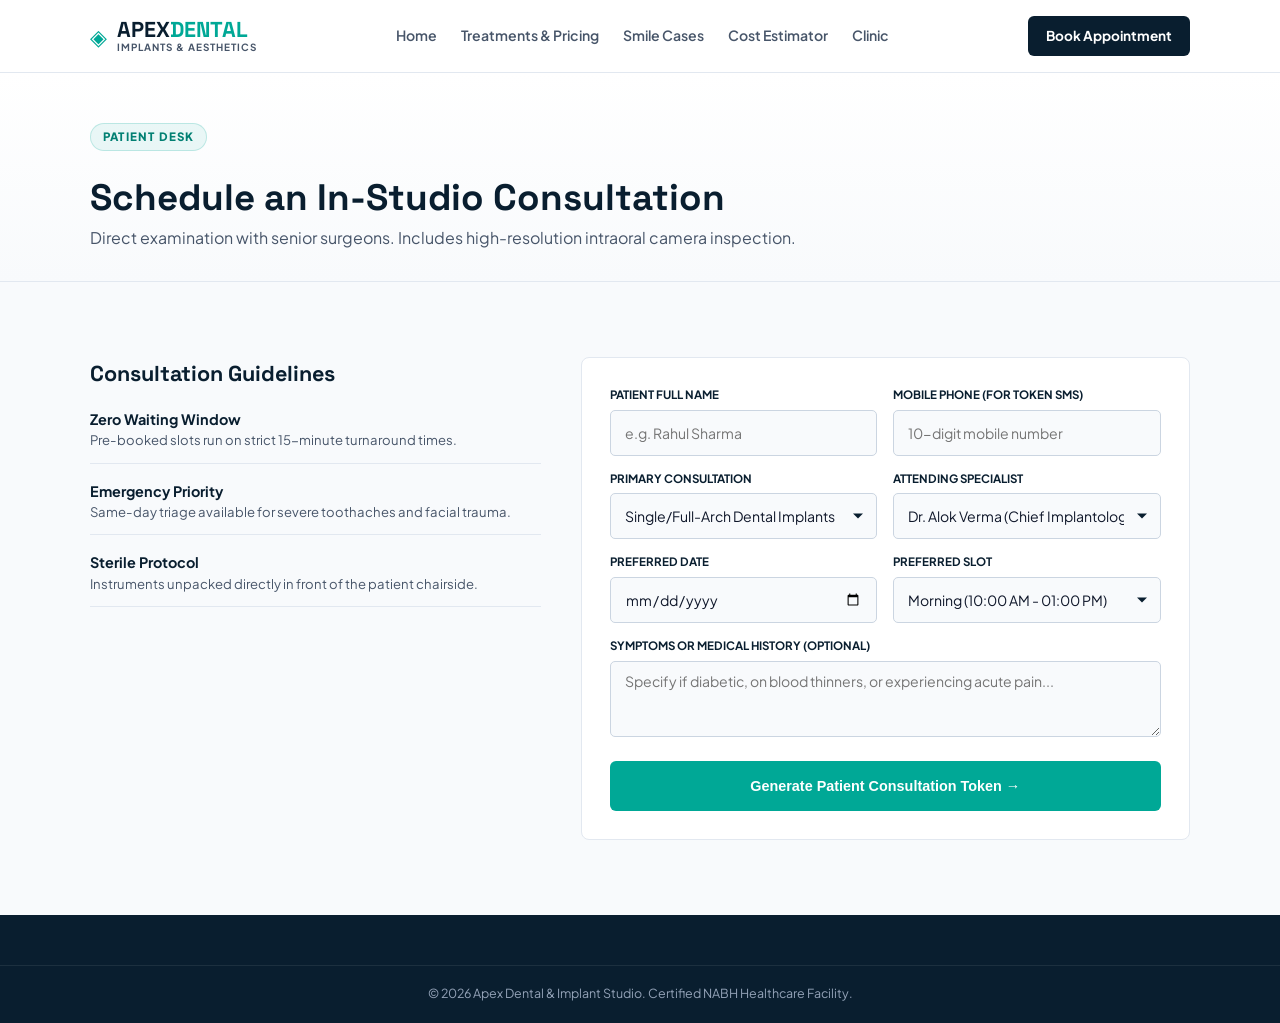
<file: appointment.html>
<!DOCTYPE html>
<html lang="en">
<head>
  <meta charset="UTF-8">
  <meta name="viewport" content="width=device-width, initial-scale=1.0, maximum-scale=1.0, user-scalable=no">
  <title>Book Clinical Consultation | Apex Dental</title>
  <link rel="stylesheet" href="style.css">
  <link rel="preconnect" href="https://fonts.googleapis.com">
  <link rel="preconnect" href="https://fonts.gstatic.com" crossorigin>
  <link href="https://fonts.googleapis.com/css2?family=Plus+Jakarta+Sans:wght@400;500;600;700;800&family=Space+Grotesk:wght@600;700&display=swap" rel="stylesheet">
</head>
<body>

  <!-- Token Slip Modal -->
  <div class="modal-overlay" id="slip-modal">
    <div class="modal-card">
      <div class="modal-head">
        <div class="modal-title">◈ APEX<strong>DENTAL</strong></div>
        <span class="token-pill" id="token-display">TOKEN #APX-491</span>
      </div>

      <div class="token-status">
        <span class="pulse-dot"></span> In-Clinic Slot Reserved
      </div>

      <div class="token-ledger" id="token-ledger-data">
        <!-- Injected via JavaScript -->
      </div>

      <p class="modal-sub">Please arrive 10 minutes prior for digital intraoral scans. Bring any past dental X-rays if available.</p>
      <button class="btn-solid full-btn" id="close-modal-btn">Done</button>
    </div>
  </div>

  <!-- Header -->
  <header class="site-header">
    <div class="container header-inner">
      <a href="index.html" class="brand">
        <span class="brand-icon">◈</span>
        <div class="brand-title">APEX<strong>DENTAL</strong><span>IMPLANTS & AESTHETICS</span></div>
      </a>

      <!-- Direct Visible Hamburger -->
      <button class="hamburger-btn" id="menu-toggle" type="button" aria-label="Toggle Menu">
        <span class="bar"></span>
        <span class="bar"></span>
        <span class="bar"></span>
      </button>

      <!-- Navigation Drawer -->
      <nav class="main-nav" id="main-nav">
        <a href="index.html">Home</a>
        <a href="treatments.html">Treatments & Pricing</a>
        <a href="index.html#transformations">Smile Cases</a>
        <a href="index.html#calculator">Cost Estimator</a>
        <a href="index.html#gallery">Clinic</a>
        <a href="appointment.html" class="nav-btn-mobile">Book Appointment</a>
      </nav>

      <a href="appointment.html" class="btn-solid btn-nav active">Book Appointment</a>
    </div>
  </header>

  <section class="page-banner">
    <div class="container">
      <span class="badge-pill">PATIENT DESK</span>
      <h1>Schedule an In-Studio Consultation</h1>
      <p>Direct examination with senior surgeons. Includes high-resolution intraoral camera inspection.</p>
    </div>
  </section>

  <section class="section">
    <div class="container form-layout">
      
      <div class="form-info-side">
        <h3>Consultation Guidelines</h3>
        <div class="guide-item">
          <strong>Zero Waiting Window</strong>
          <p>Pre-booked slots run on strict 15-minute turnaround times.</p>
        </div>
        <div class="guide-item">
          <strong>Emergency Priority</strong>
          <p>Same-day triage available for severe toothaches and facial trauma.</p>
        </div>
        <div class="guide-item">
          <strong>Sterile Protocol</strong>
          <p>Instruments unpacked directly in front of the patient chairside.</p>
        </div>
      </div>

      <!-- Aligned Form Container -->
      <div class="form-card">
        <form id="intake-form">
          
          <div class="form-grid-2">
            <div class="form-group">
              <label for="pt-name">Patient Full Name</label>
              <input type="text" id="pt-name" placeholder="e.g. Rahul Sharma" required>
            </div>
            <div class="form-group">
              <label for="pt-phone">Mobile Phone (For Token SMS)</label>
              <input type="tel" id="pt-phone" placeholder="10-digit mobile number" required>
            </div>
          </div>

          <div class="form-grid-2">
            <div class="form-group">
              <label for="pt-treatment">Primary Consultation</label>
              <div class="select-wrapper">
                <select id="pt-treatment">
                  <option value="Single/Full-Arch Dental Implants">Single/Full-Arch Dental Implants</option>
                  <option value="Clear Aligners / Orthodontics">Clear Aligners / Orthodontics</option>
                  <option value="Acute Toothache / Root Canal">Acute Toothache / Root Canal</option>
                  <option value="Porcelain Veneers & Smile Design">Porcelain Veneers & Smile Design</option>
                  <option value="Routine Scaling & Diagnostics">Routine Scaling & Diagnostics</option>
                </select>
              </div>
            </div>

            <div class="form-group">
              <label for="pt-specialist">Attending Specialist</label>
              <div class="select-wrapper">
                <select id="pt-specialist">
                  <option value="Dr. Alok Verma (Chief Implantologist)">Dr. Alok Verma (Chief Implantologist)</option>
                  <option value="Dr. Priya Nambiar (Orthodontist)">Dr. Priya Nambiar (Orthodontist)</option>
                  <option value="First Available Senior Clinician">First Available Senior Clinician</option>
                </select>
              </div>
            </div>
          </div>

          <div class="form-grid-2">
            <div class="form-group">
              <label for="pt-date">Preferred Date</label>
              <input type="date" id="pt-date" required>
            </div>
            <div class="form-group">
              <label for="pt-slot">Preferred Slot</label>
              <div class="select-wrapper">
                <select id="pt-slot">
                  <option value="Morning (10:00 AM - 01:00 PM)">Morning (10:00 AM - 01:00 PM)</option>
                  <option value="Afternoon (02:00 PM - 05:00 PM)">Afternoon (02:00 PM - 05:00 PM)</option>
                  <option value="Evening (05:30 PM - 08:30 PM)">Evening (05:30 PM - 08:30 PM)</option>
                </select>
              </div>
            </div>
          </div>

          <div class="form-group">
            <label for="pt-notes">Symptoms or Medical History (Optional)</label>
            <textarea id="pt-notes" rows="3" placeholder="Specify if diabetic, on blood thinners, or experiencing acute pain..."></textarea>
          </div>

          <button type="submit" class="btn-solid full-btn" style="margin-top: 10px; height: 50px;">
            Generate Patient Consultation Token &rarr;
          </button>
        </form>
      </div>

    </div>
  </section>

  <footer class="site-footer">
    <div class="footer-bottom">
      <div class="container">© 2026 Apex Dental & Implant Studio. Certified NABH Healthcare Facility.</div>
    </div>
  </footer>

  <script src="script.js"></script>
</body>
</html>
</file>
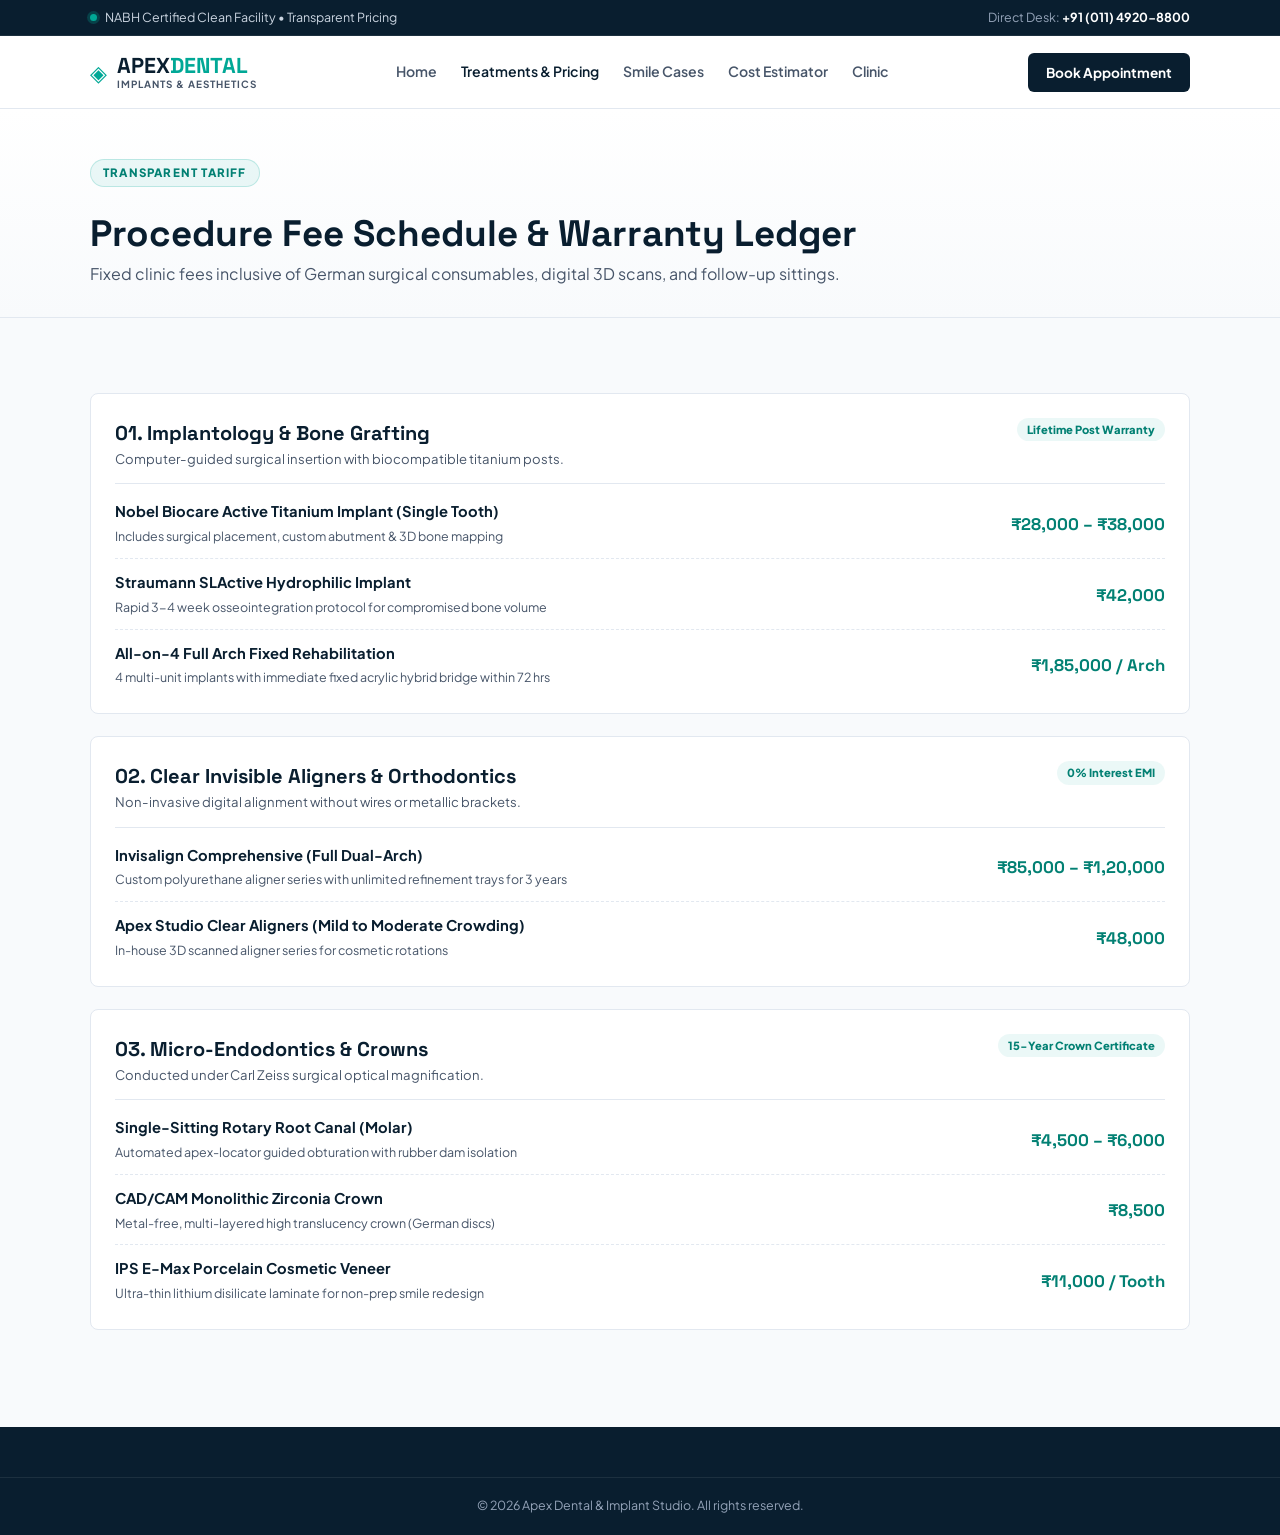
<file: treatments.html>
<!DOCTYPE html>
<html lang="en">
<head>
  <meta charset="UTF-8">
  <meta name="viewport" content="width=device-width, initial-scale=1.0, maximum-scale=1.0, user-scalable=no">
  <title>Treatments & Transparent Fee Schedule | Apex Dental</title>
  <link rel="stylesheet" href="style.css">
  <link rel="preconnect" href="https://fonts.googleapis.com">
  <link rel="preconnect" href="https://fonts.gstatic.com" crossorigin>
  <link href="https://fonts.googleapis.com/css2?family=Plus+Jakarta+Sans:wght@400;500;600;700;800&family=Space+Grotesk:wght@600;700&display=swap" rel="stylesheet">
</head>
<body>

  <!-- Top Bar -->
  <div class="top-bar">
    <div class="container top-bar-inner">
      <div class="top-tag"><span class="pulse-dot"></span> NABH Certified Clean Facility • Transparent Pricing</div>
      <div class="top-contact">Direct Desk: <strong>+91 (011) 4920-8800</strong></div>
    </div>
  </div>

  <!-- Header -->
  <header class="site-header">
    <div class="container header-inner">
      <a href="index.html" class="brand">
        <span class="brand-icon">◈</span>
        <div class="brand-title">APEX<strong>DENTAL</strong><span>IMPLANTS & AESTHETICS</span></div>
      </a>

      <!-- Direct Visible Hamburger -->
      <button class="hamburger-btn" id="menu-toggle" type="button" aria-label="Toggle Menu">
        <span class="bar"></span>
        <span class="bar"></span>
        <span class="bar"></span>
      </button>

      <!-- Navigation Drawer -->
      <nav class="main-nav" id="main-nav">
        <a href="index.html">Home</a>
        <a href="treatments.html" class="active">Treatments & Pricing</a>
        <a href="index.html#transformations">Smile Cases</a>
        <a href="index.html#calculator">Cost Estimator</a>
        <a href="index.html#gallery">Clinic</a>
        <a href="appointment.html" class="nav-btn-mobile">Book Appointment</a>
      </nav>

      <a href="appointment.html" class="btn-solid btn-nav">Book Appointment</a>
    </div>
  </header>

  <section class="page-banner">
    <div class="container">
      <span class="badge-pill">TRANSPARENT TARIFF</span>
      <h1>Procedure Fee Schedule & Warranty Ledger</h1>
      <p>Fixed clinic fees inclusive of German surgical consumables, digital 3D scans, and follow-up sittings.</p>
    </div>
  </section>

  <section class="section">
    <div class="container">
      
      <!-- Category 1 -->
      <div class="price-table-card">
        <div class="pt-head">
          <div>
            <h3>01. Implantology & Bone Grafting</h3>
            <p>Computer-guided surgical insertion with biocompatible titanium posts.</p>
          </div>
          <span class="table-tag">Lifetime Post Warranty</span>
        </div>

        <div class="pt-rows">
          <div class="pt-row">
            <div class="pt-info">
              <strong>Nobel Biocare Active Titanium Implant (Single Tooth)</strong>
              <span>Includes surgical placement, custom abutment & 3D bone mapping</span>
            </div>
            <div class="pt-price">₹28,000 – ₹38,000</div>
          </div>
          <div class="pt-row">
            <div class="pt-info">
              <strong>Straumann SLActive Hydrophilic Implant</strong>
              <span>Rapid 3-4 week osseointegration protocol for compromised bone volume</span>
            </div>
            <div class="pt-price">₹42,000</div>
          </div>
          <div class="pt-row">
            <div class="pt-info">
              <strong>All-on-4 Full Arch Fixed Rehabilitation</strong>
              <span>4 multi-unit implants with immediate fixed acrylic hybrid bridge within 72 hrs</span>
            </div>
            <div class="pt-price">₹1,85,000 / Arch</div>
          </div>
        </div>
      </div>

      <!-- Category 2 -->
      <div class="price-table-card">
        <div class="pt-head">
          <div>
            <h3>02. Clear Invisible Aligners & Orthodontics</h3>
            <p>Non-invasive digital alignment without wires or metallic brackets.</p>
          </div>
          <span class="table-tag">0% Interest EMI</span>
        </div>

        <div class="pt-rows">
          <div class="pt-row">
            <div class="pt-info">
              <strong>Invisalign Comprehensive (Full Dual-Arch)</strong>
              <span>Custom polyurethane aligner series with unlimited refinement trays for 3 years</span>
            </div>
            <div class="pt-price">₹85,000 – ₹1,20,000</div>
          </div>
          <div class="pt-row">
            <div class="pt-info">
              <strong>Apex Studio Clear Aligners (Mild to Moderate Crowding)</strong>
              <span>In-house 3D scanned aligner series for cosmetic rotations</span>
            </div>
            <div class="pt-price">₹48,000</div>
          </div>
        </div>
      </div>

      <!-- Category 3 -->
      <div class="price-table-card">
        <div class="pt-head">
          <div>
            <h3>03. Micro-Endodontics & Crowns</h3>
            <p>Conducted under Carl Zeiss surgical optical magnification.</p>
          </div>
          <span class="table-tag">15-Year Crown Certificate</span>
        </div>

        <div class="pt-rows">
          <div class="pt-row">
            <div class="pt-info">
              <strong>Single-Sitting Rotary Root Canal (Molar)</strong>
              <span>Automated apex-locator guided obturation with rubber dam isolation</span>
            </div>
            <div class="pt-price">₹4,500 – ₹6,000</div>
          </div>
          <div class="pt-row">
            <div class="pt-info">
              <strong>CAD/CAM Monolithic Zirconia Crown</strong>
              <span>Metal-free, multi-layered high translucency crown (German discs)</span>
            </div>
            <div class="pt-price">₹8,500</div>
          </div>
          <div class="pt-row">
            <div class="pt-info">
              <strong>IPS E-Max Porcelain Cosmetic Veneer</strong>
              <span>Ultra-thin lithium disilicate laminate for non-prep smile redesign</span>
            </div>
            <div class="pt-price">₹11,000 / Tooth</div>
          </div>
        </div>
      </div>

    </div>
  </section>

  <footer class="site-footer">
    <div class="footer-bottom">
      <div class="container">© 2026 Apex Dental & Implant Studio. All rights reserved.</div>
    </div>
  </footer>

  <script src="script.js"></script>
</body>
</html>
</file>
<file: style.css>
/* ==================== COLOR & TYPOGRAPHY TOKENS ==================== */
:root {
  --navy: #091e2f;
  --navy-slate: #132f48;
  --mint: #00a896;
  --mint-dark: #028073;
  --mint-soft: rgba(0, 168, 150, 0.08);
  --bg-page: #f8fafc;
  --bg-card: #ffffff;
  --border: #e2e8f0;
  --border-focus: #00a896;
  --text-main: #0f172a;
  --text-muted: #475569;
  --font-heading: 'Space Grotesk', sans-serif;
  --font-body: 'Plus Jakarta Sans', sans-serif;
  --transition: all 0.25s ease;
}

*, *::before, *::after {
  box-sizing: border-box;
  margin: 0;
  padding: 0;
}

html, body {
  width: 100%;
  max-width: 100vw;
  overflow-x: hidden !important;
  position: relative;
  font-family: var(--font-body);
  background-color: var(--bg-page);
  color: var(--text-main);
  line-height: 1.55;
  -webkit-font-smoothing: antialiased;
}

.container {
  width: 100%;
  max-width: 1140px;
  margin: 0 auto;
  padding: 0 20px;
}

img {
  display: block;
  max-width: 100%;
  height: auto;
}

/* ==================== TOP BAR & HEADER ==================== */
.top-bar {
  background: var(--navy);
  color: #94a3b8;
  font-size: 0.78rem;
  padding: 8px 0;
  border-bottom: 1px solid rgba(255, 255, 255, 0.08);
}

.top-bar-inner {
  display: flex;
  justify-content: space-between;
  align-items: center;
  gap: 10px;
}

.top-tag {
  display: flex;
  align-items: center;
  gap: 8px;
  color: #cbd5e1;
}

.pulse-dot {
  width: 7px;
  height: 7px;
  background: var(--mint);
  border-radius: 50%;
  box-shadow: 0 0 0 3px rgba(0, 168, 150, 0.25);
  display: inline-block;
  flex-shrink: 0;
}

.top-contact strong {
  color: #ffffff;
}

.site-header {
  background: #ffffff;
  border-bottom: 1px solid var(--border);
  position: sticky;
  top: 0;
  z-index: 1000;
}

.header-inner {
  display: flex;
  justify-content: space-between;
  align-items: center;
  height: 72px;
}

.brand {
  display: flex;
  align-items: center;
  gap: 10px;
  text-decoration: none;
}

.brand-icon {
  color: var(--mint);
  font-size: 1.4rem;
}

.brand-title {
  font-family: var(--font-heading);
  font-size: 1.35rem;
  font-weight: 700;
  color: var(--navy);
  line-height: 1;
}

.brand-title strong {
  color: var(--mint);
}

.brand-title span {
  display: block;
  font-family: var(--font-body);
  font-size: 0.62rem;
  font-weight: 700;
  letter-spacing: 1px;
  color: var(--text-muted);
  margin-top: 3px;
}

.main-nav {
  display: flex;
  align-items: center;
  gap: 24px;
}

.main-nav a {
  text-decoration: none;
  font-size: 0.88rem;
  font-weight: 600;
  color: var(--text-muted);
  transition: var(--transition);
}

.main-nav a:hover, .main-nav a.active {
  color: var(--navy);
}

/* Direct Visible Hamburger Button */
.hamburger-btn {
  display: none;
  background: transparent;
  border: none;
  cursor: pointer;
  padding: 8px;
  width: 44px;
  height: 44px;
  position: relative;
  z-index: 1100;
  flex-direction: column;
  justify-content: center;
  align-items: center;
  gap: 5px;
}

.hamburger-btn .bar {
  display: block;
  width: 26px;
  height: 3px;
  background-color: var(--navy);
  border-radius: 2px;
  transition: all 0.3s ease-in-out;
}

.nav-btn-mobile {
  display: none;
}

/* ==================== BUTTONS & BADGES ==================== */
.btn-solid {
  background: var(--mint);
  color: #ffffff;
  padding: 12px 24px;
  border-radius: 6px;
  font-weight: 700;
  font-size: 0.9rem;
  text-decoration: none;
  display: inline-flex;
  align-items: center;
  justify-content: center;
  border: none;
  cursor: pointer;
  transition: var(--transition);
}

.btn-solid:hover {
  background: var(--mint-dark);
}

.btn-nav {
  background: var(--navy);
  padding: 9px 18px;
  font-size: 0.85rem;
}

.btn-nav:hover {
  background: var(--mint-dark);
}

.btn-outline {
  background: #ffffff;
  color: var(--navy);
  border: 1px solid var(--border);
  padding: 12px 24px;
  border-radius: 6px;
  font-weight: 700;
  font-size: 0.9rem;
  text-decoration: none;
  display: inline-flex;
  align-items: center;
  transition: var(--transition);
}

.btn-outline:hover {
  border-color: var(--navy);
}

.full-btn {
  width: 100%;
}

.badge-pill {
  background: var(--mint-soft);
  color: var(--mint-dark);
  font-size: 0.72rem;
  font-weight: 800;
  letter-spacing: 1.2px;
  padding: 4px 12px;
  border-radius: 20px;
  border: 1px solid rgba(0, 168, 150, 0.2);
  display: inline-block;
  margin-bottom: 12px;
}

/* ==================== HERO SECTION ==================== */
.hero-section {
  padding: 60px 0;
  background: linear-gradient(180deg, #ffffff 0%, var(--bg-page) 100%);
  border-bottom: 1px solid var(--border);
}

.hero-grid {
  display: grid;
  grid-template-columns: 1.15fr 0.85fr;
  gap: 45px;
  align-items: center;
}

.hero-text h1 {
  font-family: var(--font-heading);
  font-size: clamp(2rem, 3.8vw, 3.2rem);
  color: var(--navy);
  line-height: 1.15;
  margin-bottom: 16px;
}

.hero-text p {
  font-size: 1.05rem;
  color: var(--text-muted);
  margin-bottom: 26px;
}

.hero-btns {
  display: flex;
  gap: 12px;
  margin-bottom: 35px;
  flex-wrap: wrap;
}

.hero-stats {
  display: flex;
  gap: 30px;
  border-top: 1px solid var(--border);
  padding-top: 22px;
}

.stat-box strong {
  display: block;
  font-family: var(--font-heading);
  font-size: 1.6rem;
  color: var(--navy);
}

.stat-box span {
  font-size: 0.78rem;
  color: var(--text-muted);
  font-weight: 600;
}

.hero-media {
  position: relative;
}

.hero-media img {
  border-radius: 8px;
  border: 1px solid var(--border);
  box-shadow: 0 12px 30px rgba(9, 30, 47, 0.06);
  height: 380px;
  object-fit: cover;
  width: 100%;
}

.floating-proof {
  position: absolute;
  bottom: -15px;
  left: 20px;
  background: #ffffff;
  border: 1px solid var(--border);
  border-radius: 6px;
  padding: 10px 14px;
  display: flex;
  align-items: center;
  gap: 10px;
  box-shadow: 0 10px 25px rgba(9, 30, 47, 0.08);
}

.proof-icon {
  width: 24px;
  height: 24px;
  border-radius: 50%;
  background: var(--mint);
  color: #ffffff;
  display: flex;
  align-items: center;
  justify-content: center;
  font-size: 12px;
  font-weight: bold;
  flex-shrink: 0;
}

.floating-proof strong {
  display: block;
  font-size: 0.82rem;
  color: var(--navy);
}

.floating-proof span {
  font-size: 0.72rem;
  color: var(--text-muted);
}

/* ==================== SECTIONS COMMON ==================== */
.section {
  padding: 75px 0;
}

.bg-light {
  background-color: #ffffff;
  border-top: 1px solid var(--border);
  border-bottom: 1px solid var(--border);
}

.section-head {
  margin-bottom: 35px;
}

.sub-label {
  font-size: 0.72rem;
  font-weight: 800;
  letter-spacing: 1.5px;
  color: var(--mint);
  display: block;
  margin-bottom: 4px;
}

.section-head h2 {
  font-family: var(--font-heading);
  font-size: clamp(1.8rem, 3vw, 2.4rem);
  color: var(--navy);
}

.section-head p {
  color: var(--text-muted);
  font-size: 0.95rem;
}

/* ==================== SERVICES GRID ==================== */
.services-grid {
  display: grid;
  grid-template-columns: repeat(4, 1fr);
  gap: 20px;
}

.service-card {
  background: #ffffff;
  border: 1px solid var(--border);
  padding: 26px 20px;
  border-radius: 6px;
  display: flex;
  flex-direction: column;
  transition: var(--transition);
}

.service-card:hover {
  border-color: var(--mint);
  transform: translateY(-2px);
}

.service-icon {
  font-size: 1.8rem;
  margin-bottom: 14px;
}

.service-card h3 {
  font-family: var(--font-heading);
  font-size: 1.15rem;
  color: var(--navy);
  margin-bottom: 8px;
}

.service-card p {
  font-size: 0.85rem;
  color: var(--text-muted);
  flex-grow: 1;
  margin-bottom: 18px;
}

.card-arrow {
  font-size: 0.82rem;
  font-weight: 700;
  color: var(--mint-dark);
  text-decoration: none;
}

/* ==================== BEFORE / AFTER SLIDER ==================== */
.comparison-card {
  display: grid;
  grid-template-columns: 1.25fr 0.75fr;
  gap: 35px;
  background: var(--bg-page);
  border: 1px solid var(--border);
  border-radius: 8px;
  padding: 24px;
  align-items: center;
}

.slider-viewport {
  position: relative;
  width: 100%;
  height: 360px;
  overflow: hidden;
  border-radius: 6px;
  border: 1px solid var(--border);
  user-select: none;
  cursor: ew-resize;
  touch-action: pan-y;
}

.slider-viewport img.img-after {
  width: 100%;
  height: 100%;
  object-fit: cover;
  pointer-events: none;
}

.before-clip {
  position: absolute;
  top: 0;
  left: 0;
  height: 100%;
  width: 50%;
  overflow: hidden;
  z-index: 2;
  border-right: 2px solid #ffffff;
}

.before-clip img.img-before {
  position: absolute;
  top: 0;
  left: 0;
  width: 100%;
  height: 100%;
  max-width: none;
  object-fit: cover;
  pointer-events: none;
}

.drag-handle {
  position: absolute;
  top: 50%;
  left: 50%;
  transform: translate(-50%, -50%);
  width: 36px;
  height: 36px;
  background: var(--mint);
  border: 2px solid #ffffff;
  border-radius: 50%;
  z-index: 10;
  display: flex;
  align-items: center;
  justify-content: center;
  color: #ffffff;
  font-size: 13px;
  font-weight: 900;
  box-shadow: 0 4px 12px rgba(0,0,0,0.25);
  pointer-events: none;
}

.tag-pill {
  position: absolute;
  top: 12px;
  padding: 3px 8px;
  font-size: 0.65rem;
  font-weight: 800;
  border-radius: 3px;
  z-index: 5;
}

.tag-before { left: 12px; background: rgba(9, 30, 47, 0.85); color: #fff; }
.tag-after { right: 12px; background: var(--mint); color: #fff; }

.case-id {
  font-size: 0.72rem;
  font-weight: 800;
  color: var(--mint-dark);
}

.case-details h3 {
  font-family: var(--font-heading);
  font-size: 1.4rem;
  color: var(--navy);
  margin: 4px 0 10px;
}

.case-details p {
  font-size: 0.85rem;
  color: var(--text-muted);
  margin-bottom: 8px;
}

.case-stats {
  margin-top: 16px;
  border-top: 1px solid var(--border);
  padding-top: 12px;
  display: flex;
  flex-direction: column;
  gap: 6px;
  font-size: 0.82rem;
}

.case-stats div {
  display: flex;
  justify-content: space-between;
}

/* ==================== CALCULATOR SECTION ==================== */
.calc-layout {
  display: grid;
  grid-template-columns: 1.2fr 0.8fr;
  gap: 28px;
}

.calc-checklist {
  display: flex;
  flex-direction: column;
  gap: 10px;
}

.calc-item {
  display: grid;
  grid-template-columns: 20px 1fr auto;
  align-items: center;
  gap: 16px;
  background: #ffffff;
  border: 1px solid var(--border);
  padding: 14px 18px;
  border-radius: 6px;
  cursor: pointer;
  transition: var(--transition);
}

.calc-item:hover {
  border-color: var(--mint);
}

.calc-item input {
  display: none;
}

.custom-chk {
  width: 18px;
  height: 18px;
  border: 2px solid #cbd5e1;
  border-radius: 3px;
  background: #ffffff;
  position: relative;
  transition: var(--transition);
}

.calc-item input:checked + .custom-chk {
  background: var(--mint);
  border-color: var(--mint);
}

.calc-item input:checked + .custom-chk::after {
  content: '✓';
  position: absolute;
  top: -3px;
  left: 3px;
  color: #ffffff;
  font-size: 12px;
  font-weight: bold;
}

.calc-txt strong {
  display: block;
  font-size: 0.92rem;
  color: var(--navy);
}

.calc-txt small {
  font-size: 0.78rem;
  color: var(--text-muted);
}

.calc-val {
  font-family: var(--font-heading);
  font-weight: 700;
  font-size: 1.05rem;
  color: var(--navy-slate);
}

.calc-summary-card {
  background: var(--navy);
  color: #ffffff;
  border-radius: 8px;
  padding: 24px;
  display: flex;
  flex-direction: column;
}

.calc-summary-card h3 {
  font-family: var(--font-heading);
  font-size: 1.15rem;
  border-bottom: 1px solid rgba(255, 255, 255, 0.12);
  padding-bottom: 12px;
}

.summary-list {
  margin: 16px 0;
  min-height: 110px;
  display: flex;
  flex-direction: column;
  gap: 8px;
  flex-grow: 1;
}

.summary-row {
  display: flex;
  justify-content: space-between;
  font-size: 0.82rem;
  color: #cbd5e1;
}

.empty-list-msg {
  color: #64748b;
  font-size: 0.82rem;
  margin: auto 0;
}

.summary-totals {
  border-top: 1px solid rgba(255, 255, 255, 0.12);
  padding-top: 12px;
  margin-bottom: 18px;
}

.total-line {
  display: flex;
  justify-content: space-between;
  font-size: 0.85rem;
  color: #94a3b8;
  margin-bottom: 6px;
}

.total-line.grand {
  font-size: 1.05rem;
  color: #ffffff;
}

.total-line.grand strong {
  font-family: var(--font-heading);
  font-size: 1.35rem;
  color: var(--mint);
}

/* ==================== GALLERY ==================== */
.gallery-grid {
  display: grid;
  grid-template-columns: repeat(3, 1fr);
  gap: 18px;
}

.gallery-item {
  background: #ffffff;
  border: 1px solid var(--border);
  border-radius: 6px;
  overflow: hidden;
}

.gallery-item img {
  height: 200px;
  width: 100%;
  object-fit: cover;
}

.gallery-caption {
  padding: 12px;
  font-size: 0.82rem;
  font-weight: 700;
  color: var(--navy);
  text-align: center;
}

/* ==================== PAGE BANNER & PRICING TABLE ==================== */
.page-banner {
  background: linear-gradient(180deg, #ffffff 0%, var(--bg-page) 100%);
  padding: 50px 0 30px;
  border-bottom: 1px solid var(--border);
}

.page-banner h1 {
  font-family: var(--font-heading);
  font-size: clamp(1.8rem, 3.5vw, 2.3rem);
  color: var(--navy);
  margin-top: 6px;
}

.page-banner p {
  color: var(--text-muted);
}

.price-table-card {
  background: #ffffff;
  border: 1px solid var(--border);
  border-radius: 8px;
  padding: 24px;
  margin-bottom: 22px;
}

.pt-head {
  display: flex;
  justify-content: space-between;
  align-items: flex-start;
  border-bottom: 1px solid var(--border);
  padding-bottom: 14px;
  margin-bottom: 16px;
  gap: 10px;
}

.pt-head h3 {
  font-family: var(--font-heading);
  font-size: 1.25rem;
  color: var(--navy);
}

.pt-head p {
  font-size: 0.82rem;
  color: var(--text-muted);
}

.table-tag {
  background: var(--mint-soft);
  color: var(--mint-dark);
  font-size: 0.7rem;
  font-weight: 800;
  padding: 3px 10px;
  border-radius: 12px;
  white-space: nowrap;
}

.pt-rows {
  display: flex;
  flex-direction: column;
  gap: 12px;
}

.pt-row {
  display: flex;
  justify-content: space-between;
  align-items: center;
  border-bottom: 1px dashed var(--border);
  padding-bottom: 10px;
  gap: 14px;
}

.pt-row:last-child {
  border-bottom: none;
  padding-bottom: 0;
}

.pt-info strong {
  display: block;
  font-size: 0.92rem;
  color: var(--navy);
}

.pt-info span {
  font-size: 0.78rem;
  color: var(--text-muted);
}

.pt-price {
  font-family: var(--font-heading);
  font-weight: 700;
  font-size: 1.05rem;
  color: var(--mint-dark);
  white-space: nowrap;
}

/* ==================== FORM & SELECT ALIGNMENT ==================== */
.form-layout {
  display: grid;
  grid-template-columns: 0.85fr 1.15fr;
  gap: 40px;
}

.form-info-side h3 {
  font-family: var(--font-heading);
  font-size: 1.35rem;
  color: var(--navy);
  margin-bottom: 18px;
}

.guide-item {
  margin-bottom: 16px;
  border-bottom: 1px solid var(--border);
  padding-bottom: 12px;
}

.guide-item strong {
  display: block;
  font-size: 0.9rem;
  color: var(--navy);
}

.guide-item p {
  font-size: 0.82rem;
  color: var(--text-muted);
}

.form-card {
  background: #ffffff;
  border: 1px solid var(--border);
  border-radius: 8px;
  padding: 28px;
}

.form-grid-2 {
  display: grid;
  grid-template-columns: 1fr 1fr;
  gap: 16px;
}

.form-group {
  display: flex;
  flex-direction: column;
  gap: 6px;
  margin-bottom: 14px;
  width: 100%;
}

.form-group label {
  font-size: 0.72rem;
  font-weight: 700;
  text-transform: uppercase;
  color: var(--navy);
}

/* Standardized Input & Custom Styled Select Box */
.form-group input,
.form-group select,
.form-group textarea {
  width: 100%;
  height: 46px;
  padding: 10px 14px;
  border: 1px solid #cbd5e1;
  border-radius: 5px;
  font-family: inherit;
  font-size: 0.88rem;
  background: var(--bg-page);
  color: var(--text-main);
  outline: none;
  transition: var(--transition);
}

.form-group textarea {
  height: auto;
  resize: vertical;
}

.select-wrapper {
  position: relative;
  width: 100%;
}

.select-wrapper select {
  appearance: none;
  -webkit-appearance: none;
  -moz-appearance: none;
  padding-right: 36px;
  cursor: pointer;
}

.select-wrapper::after {
  content: '';
  position: absolute;
  right: 14px;
  top: 50%;
  transform: translateY(-50%);
  width: 0;
  height: 0;
  border-left: 5px solid transparent;
  border-right: 5px solid transparent;
  border-top: 5px solid var(--navy);
  pointer-events: none;
}

.form-group input:focus,
.form-group select:focus,
.form-group textarea:focus {
  border-color: var(--border-focus);
  background: #ffffff;
}

/* ==================== MODAL SLIP ==================== */
.modal-overlay {
  position: fixed;
  top: 0; left: 0;
  width: 100vw; height: 100vh;
  background: rgba(9, 30, 47, 0.65);
  backdrop-filter: blur(4px);
  z-index: 2000;
  display: none;
  justify-content: center;
  align-items: center;
  padding: 20px;
}

.modal-overlay.active {
  display: flex;
}

.modal-card {
  background: #ffffff;
  border-radius: 8px;
  padding: 26px;
  max-width: 440px;
  width: 100%;
}

.modal-head {
  display: flex;
  justify-content: space-between;
  align-items: center;
  border-bottom: 1px solid var(--border);
  padding-bottom: 12px;
  margin-bottom: 12px;
}

.modal-title {
  font-family: var(--font-heading);
  font-weight: 700;
  color: var(--navy);
}

.token-pill {
  font-family: var(--font-heading);
  font-weight: 800;
  font-size: 0.85rem;
  color: var(--mint);
  background: var(--mint-soft);
  padding: 3px 8px;
  border-radius: 4px;
}

.token-status {
  font-size: 0.8rem;
  font-weight: 700;
  color: var(--mint-dark);
  margin-bottom: 12px;
  display: flex;
  align-items: center;
  gap: 6px;
}

.token-ledger {
  background: var(--bg-page);
  border: 1px solid var(--border);
  border-radius: 6px;
  padding: 12px;
  font-size: 0.82rem;
  display: flex;
  flex-direction: column;
  gap: 6px;
  margin-bottom: 14px;
}

.token-row {
  display: flex;
  justify-content: space-between;
}

.token-row span {
  color: var(--text-muted);
}

.token-row strong {
  color: var(--navy);
}

.modal-sub {
  font-size: 0.75rem;
  color: var(--text-muted);
  margin-bottom: 18px;
}

/* ==================== FOOTER ==================== */
.site-footer {
  background: var(--navy);
  color: #94a3b8;
  padding: 50px 0 20px;
}

.footer-grid {
  display: grid;
  grid-template-columns: 1.5fr 1fr 1fr;
  gap: 35px;
  margin-bottom: 35px;
}

.footer-col .brand-title {
  color: #ffffff;
}

.footer-col p {
  font-size: 0.82rem;
  margin-top: 8px;
}

.footer-col h4 {
  font-family: var(--font-heading);
  color: #ffffff;
  margin-bottom: 10px;
  font-size: 0.95rem;
}

.footer-bottom {
  border-top: 1px solid rgba(255, 255, 255, 0.08);
  padding-top: 18px;
  text-align: center;
  font-size: 0.78rem;
}

/* ==================== RESPONSIVE MOBILE DRAWER & CLEAN STACKING ==================== */
@media (max-width: 900px) {
  .btn-nav {
    display: none !important;
  }

  .hamburger-btn {
    display: flex !important;
  }

  .main-nav {
    display: flex !important;
    position: fixed !important;
    top: 72px !important;
    left: 0 !important;
    width: 100vw !important;
    height: calc(100vh - 72px) !important;
    background: #ffffff !important;
    flex-direction: column !important;
    align-items: flex-start !important;
    padding: 30px 24px !important;
    gap: 18px !important;
    border-top: 1px solid #e2e8f0 !important;
    transform: translateX(-100%) !important;
    transition: transform 0.3s ease-in-out !important;
    z-index: 1050 !important;
    box-shadow: 0 15px 30px rgba(0,0,0,0.1) !important;
  }

  .main-nav.active {
    transform: translateX(0) !important;
  }

  .main-nav a {
    font-size: 1.1rem !important;
    font-weight: 700 !important;
    color: var(--navy) !important;
    width: 100% !important;
    padding-bottom: 12px !important;
    border-bottom: 1px solid #e2e8f0 !important;
    text-decoration: none !important;
  }

  .nav-btn-mobile {
    display: block !important;
    background: var(--mint) !important;
    color: #ffffff !important;
    text-align: center !important;
    border-radius: 6px !important;
    padding: 12px 0 !important;
    margin-top: 10px !important;
    border-bottom: none !important;
  }

  /* Hamburger to X Transformation */
  .hamburger-btn.active .bar:nth-child(1) {
    transform: translateY(8px) rotate(45deg);
  }
  .hamburger-btn.active .bar:nth-child(2) {
    opacity: 0;
  }
  .hamburger-btn.active .bar:nth-child(3) {
    transform: translateY(-8px) rotate(-45deg);
  }

  .hero-grid, 
  .comparison-card, 
  .calc-layout, 
  .form-layout, 
  .footer-grid {
    grid-template-columns: 1fr;
  }
  
  .services-grid {
    grid-template-columns: repeat(2, 1fr);
  }
  
  .top-contact {
    display: none;
  }
}

@media (max-width: 600px) {
  .services-grid, 
  .gallery-grid, 
  .form-grid-2 {
    grid-template-columns: 1fr !important;
  }

  .hero-stats {
    flex-wrap: wrap;
    gap: 18px;
  }

  .slider-viewport {
    height: 250px;
  }

  .calc-item {
    grid-template-columns: 20px 1fr !important;
    gap: 12px;
  }

  .calc-val {
    grid-column: 2 / -1;
    margin-top: 2px;
  }

  .pt-row {
    flex-direction: column;
    align-items: flex-start;
    gap: 6px;
  }

  .top-bar-inner {
    flex-direction: column;
    text-align: center;
  }
}
</file>
